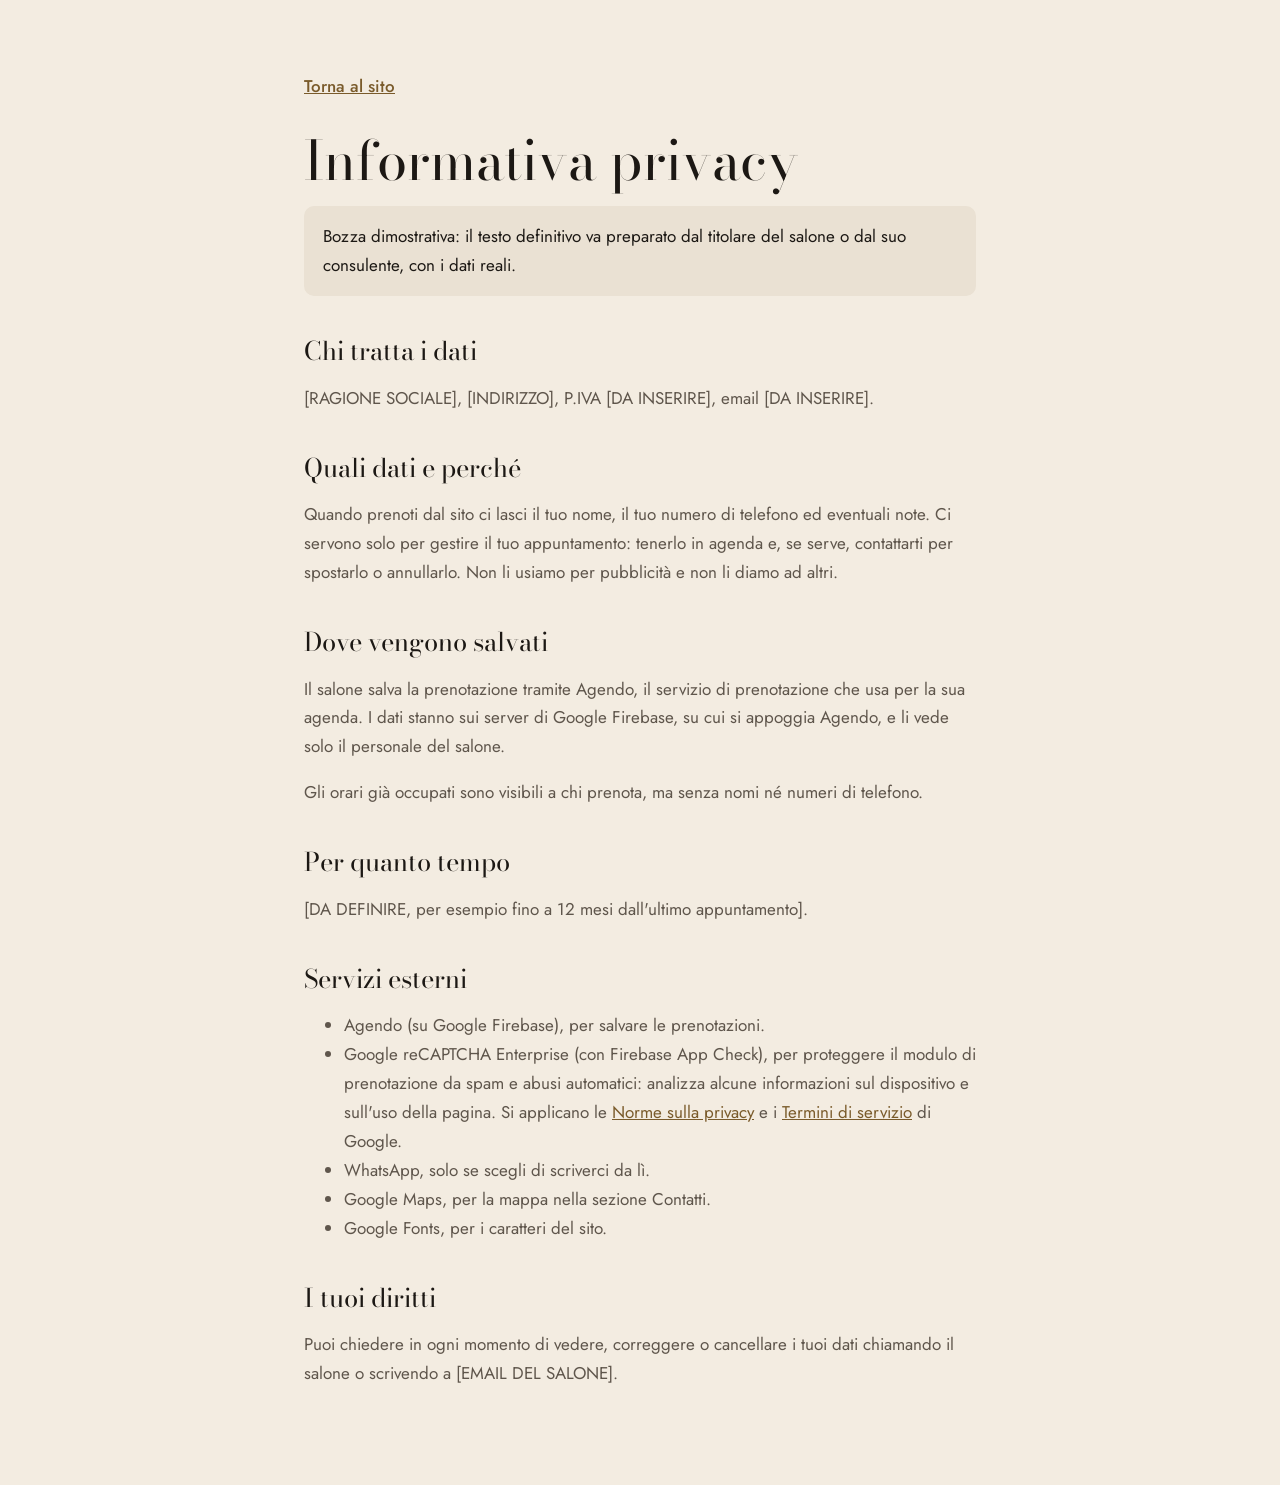
<file: privacy.html>
<!doctype html>
<html lang="it">
<head>
  <meta charset="utf-8">
  <meta name="viewport" content="width=device-width, initial-scale=1">
  <title>Privacy | Studio Riflesso</title>
  <meta name="robots" content="noindex, nofollow">
  <link rel="icon" href="assets/favicon.svg" type="image/svg+xml">
  <link rel="preconnect" href="https://fonts.googleapis.com">
  <link rel="preconnect" href="https://fonts.gstatic.com" crossorigin>
  <link rel="stylesheet" href="https://fonts.googleapis.com/css2?family=Bodoni+Moda:ital,opsz,wght@0,6..96,400;1,6..96,400&family=Jost:wght@400;500&display=swap">
  <style>
    body { margin: 0; background: #F3ECE1; color: #1C1814; font: 400 1.0625rem/1.7 Jost, sans-serif; }
    main { width: min(100% - 2.5rem, 42rem); margin: 0 auto; padding: 4rem 0 5rem; }
    a { color: #7A5B2B; }
    .back { display: inline-flex; align-items: center; min-height: 44px; font-weight: 500; }
    h1 { margin: 1.5rem 0 1rem; font: 400 clamp(2.4rem, 7vw, 3.4rem)/1.05 "Bodoni Moda", Georgia, serif; }
    h2 { margin: 2.5rem 0 .5rem; font: 400 1.6rem/1.2 "Bodoni Moda", Georgia, serif; }
    p, li { color: #5F564C; }
    .note { padding: 1rem 1.2rem; border-radius: 10px; background: #EAE1D3; color: #1C1814; }
  </style>
</head>
<body>
  <main>
    <a class="back" href="./">Torna al sito</a>
    <h1>Informativa privacy</h1>
    <p class="note">Bozza dimostrativa: il testo definitivo va preparato dal titolare del salone o dal suo consulente, con i dati reali.</p>
    <h2>Chi tratta i dati</h2>
    <p>[RAGIONE SOCIALE], [INDIRIZZO], P.IVA [DA INSERIRE], email [DA INSERIRE].</p>
    <h2>Quali dati e perché</h2>
    <p>Quando prenoti dal sito ci lasci il tuo nome, il tuo numero di telefono ed eventuali note. Ci servono solo per gestire il tuo appuntamento: tenerlo in agenda e, se serve, contattarti per spostarlo o annullarlo. Non li usiamo per pubblicità e non li diamo ad altri.</p>
    <h2>Dove vengono salvati</h2>
    <p>Il salone salva la prenotazione tramite Agendo, il servizio di prenotazione che usa per la sua agenda. I dati stanno sui server di Google Firebase, su cui si appoggia Agendo, e li vede solo il personale del salone.</p>
    <p>Gli orari già occupati sono visibili a chi prenota, ma senza nomi né numeri di telefono.</p>
    <h2>Per quanto tempo</h2>
    <p>[DA DEFINIRE, per esempio fino a 12 mesi dall'ultimo appuntamento].</p>
    <h2>Servizi esterni</h2>
    <ul>
      <li>Agendo (su Google Firebase), per salvare le prenotazioni.</li>
      <li>Google reCAPTCHA Enterprise (con Firebase App Check), per proteggere il modulo di prenotazione da spam e abusi automatici: analizza alcune informazioni sul dispositivo e sull'uso della pagina. Si applicano le <a href="https://policies.google.com/privacy?hl=it" target="_blank" rel="noopener">Norme sulla privacy</a> e i <a href="https://policies.google.com/terms?hl=it" target="_blank" rel="noopener">Termini di servizio</a> di Google.</li>
      <li>WhatsApp, solo se scegli di scriverci da lì.</li>
      <li>Google Maps, per la mappa nella sezione Contatti.</li>
      <li>Google Fonts, per i caratteri del sito.</li>
    </ul>
    <h2>I tuoi diritti</h2>
    <p>Puoi chiedere in ogni momento di vedere, correggere o cancellare i tuoi dati chiamando il salone o scrivendo a [EMAIL DEL SALONE].</p>
  </main>
</body>
</html>
</file>
